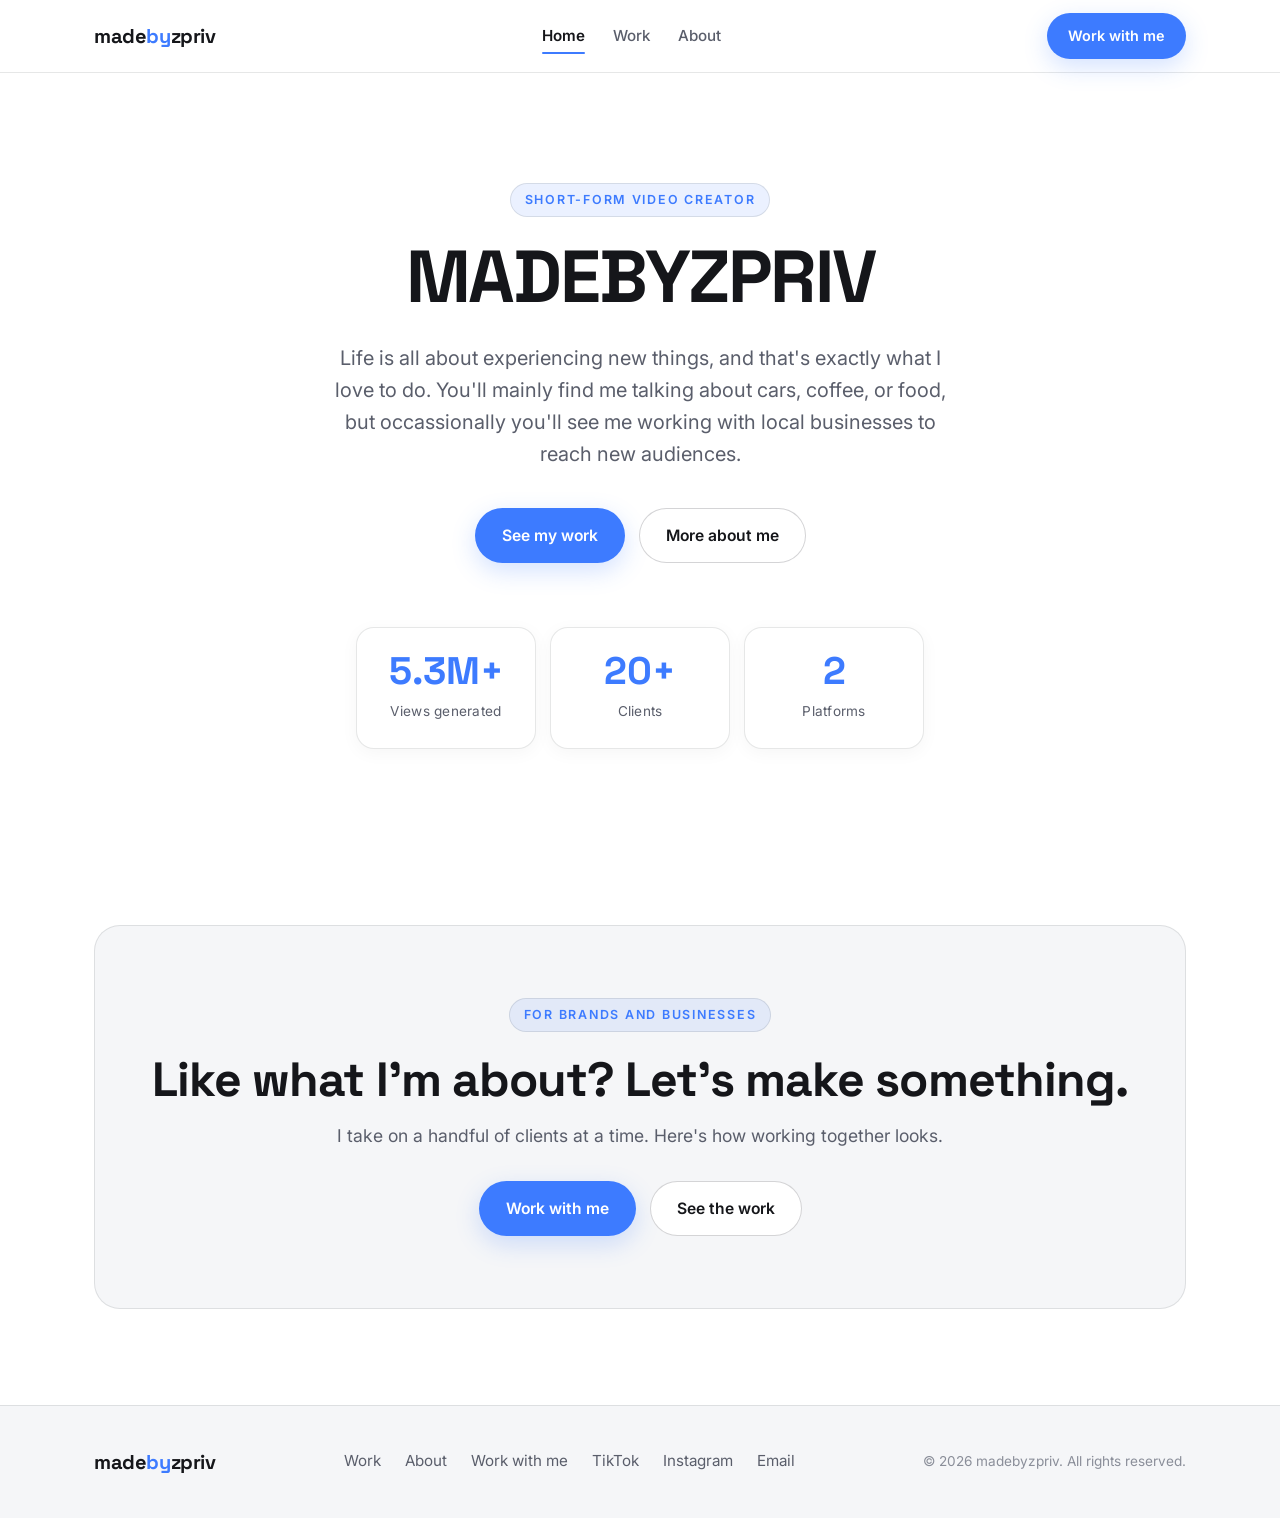
<file: index.html>
<!doctype html>
<html lang="en">
  <head>
    <meta charset="UTF-8" />
    <meta name="viewport" content="width=device-width, initial-scale=1.0" />
    <title>madebyzpriv</title>
    <meta
      name="description"
      content="I'm zpriv, the creator behind madebyzpriv. I'm into cars, coffee, and marketing, and I make short-form video that's hard to scroll past."
    />

    <!-- Open Graph / social preview -->
    <meta property="og:title" content="madebyzpriv" />
    <meta
      property="og:description"
      content="Creator behind madebyzpriv. Cars, coffee, marketing, and short-form video."
    />
    <meta property="og:type" content="website" />

    <!-- Fonts -->
    <link rel="preconnect" href="https://fonts.googleapis.com" />
    <link rel="preconnect" href="https://fonts.gstatic.com" crossorigin />
    <link
      href="https://fonts.googleapis.com/css2?family=Space+Grotesk:wght@400;500;600;700&family=Inter:wght@400;500;600;700&display=swap"
      rel="stylesheet"
    />

    <link rel="stylesheet" href="assets/css/style.css" />
  </head>
  <body>
    <!-- ============================ HEADER ============================ -->
    <header class="site-header">
      <div class="container nav">
        <a href="index.html" class="logo">made<span>by</span>zpriv</a>

        <!-- Pure-CSS mobile menu toggle (no JS) -->
        <input type="checkbox" id="nav-toggle" class="nav-toggle" hidden />
        <label for="nav-toggle" class="nav-burger" aria-label="Toggle menu">
          <span></span><span></span><span></span>
        </label>

        <nav class="nav-links">
          <a href="index.html" class="active">Home</a>
          <a href="work.html">Work</a>
          <a href="about.html">About</a>
          <a href="work-with-me.html" class="mobile-cta">Work with me</a>
        </nav>

        <a href="work-with-me.html" class="btn btn-sm desktop-cta"
          >Work with me</a
        >
      </div>
    </header>

    <main id="top">
      <!-- ============================ HERO (about me) ============================ -->
      <section class="hero">
        <div class="container hero-inner">
          <span class="eyebrow">Short-form video creator</span>
          <h1>MADEBYZPRIV</h1>
          <p class="subhead">
            Life is all about experiencing new things, and that's exactly what I
            love to do. You'll mainly find me talking about cars, coffee, or
            food, but occassionally you'll see me working with local businesses
            to reach new audiences.
          </p>
          <div class="hero-cta">
            <a href="work.html" class="btn">See my work</a>
            <a href="about.html" class="btn btn-ghost">More about me</a>
          </div>

          <!-- Quick proof stats -->
          <div class="hero-stats">
            <div class="stat">
              <span class="stat-num">5.3M+</span>
              <span class="stat-label">Views generated</span>
            </div>
            <div class="stat">
              <span class="stat-num">20+</span>
              <span class="stat-label">Clients</span>
            </div>
            <div class="stat">
              <span class="stat-num">2</span>
              <span class="stat-label">Platforms</span>
            </div>
          </div>
        </div>
      </section>

      <!-- ============================ CTA -> work with me ============================ -->
      <section class="section contact">
        <div class="container">
          <div class="cta-card">
            <span class="eyebrow">For brands and businesses</span>
            <h2>Like what I'm about? Let's make something.</h2>
            <p>
              I take on a handful of clients at a time. Here's how working
              together looks.
            </p>
            <div class="hero-cta">
              <a href="work-with-me.html" class="btn">Work with me</a>
              <a href="work.html" class="btn btn-ghost">See the work</a>
            </div>
          </div>
        </div>
      </section>
    </main>

    <!-- ============================ FOOTER ============================ -->
    <footer class="site-footer">
      <div class="container footer-inner">
        <a href="index.html" class="logo">made<span>by</span>zpriv</a>
        <div class="footer-links">
          <a href="work.html">Work</a>
          <a href="about.html">About</a>
          <a href="work-with-me.html">Work with me</a>
          <a
            href="https://www.tiktok.com/@madebyzpriv"
            target="_blank"
            rel="noopener"
            >TikTok</a
          >
          <a
            href="https://www.instagram.com/madebyzpriv"
            target="_blank"
            rel="noopener"
            >Instagram</a
          >
          <a href="mailto:madebyzpriv@gmail.com">Email</a>
        </div>
        <p class="footer-copy">&copy; 2026 madebyzpriv. All rights reserved.</p>
      </div>
    </footer>
  </body>
</html>
</file>
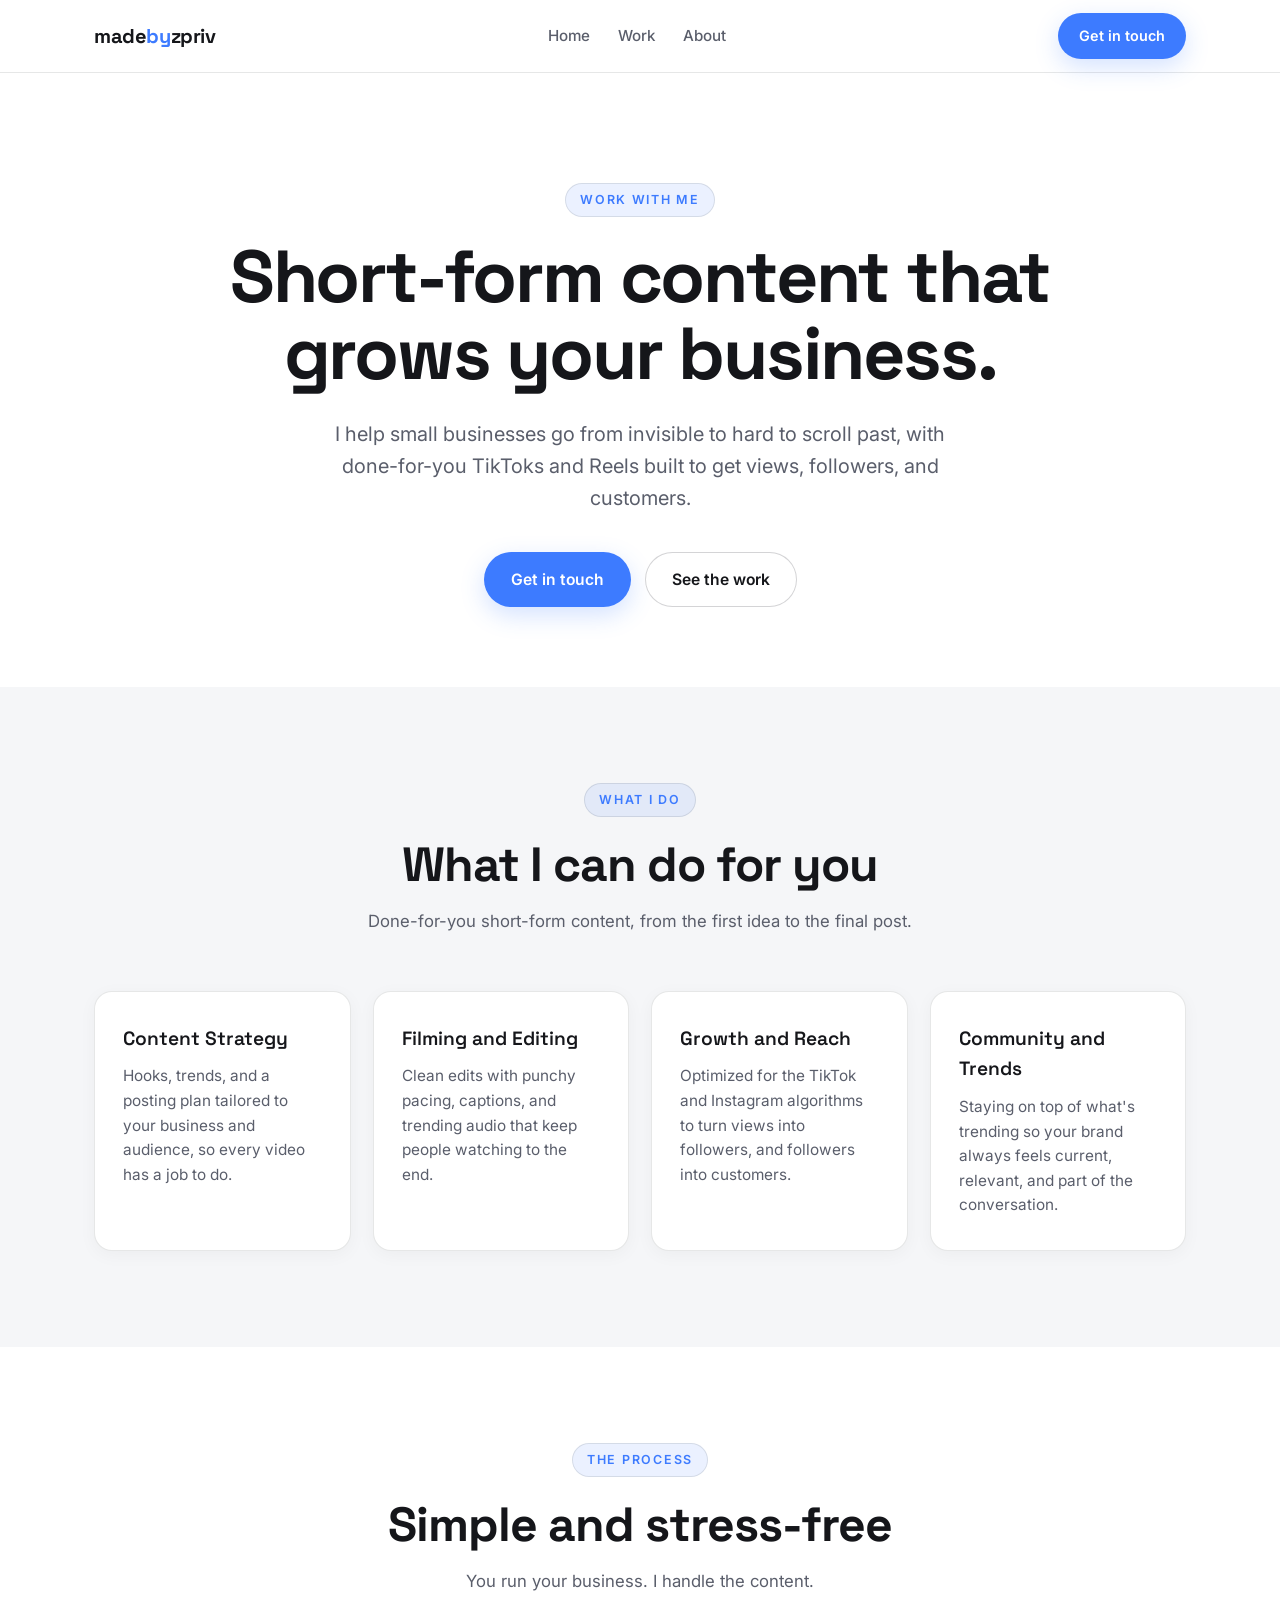
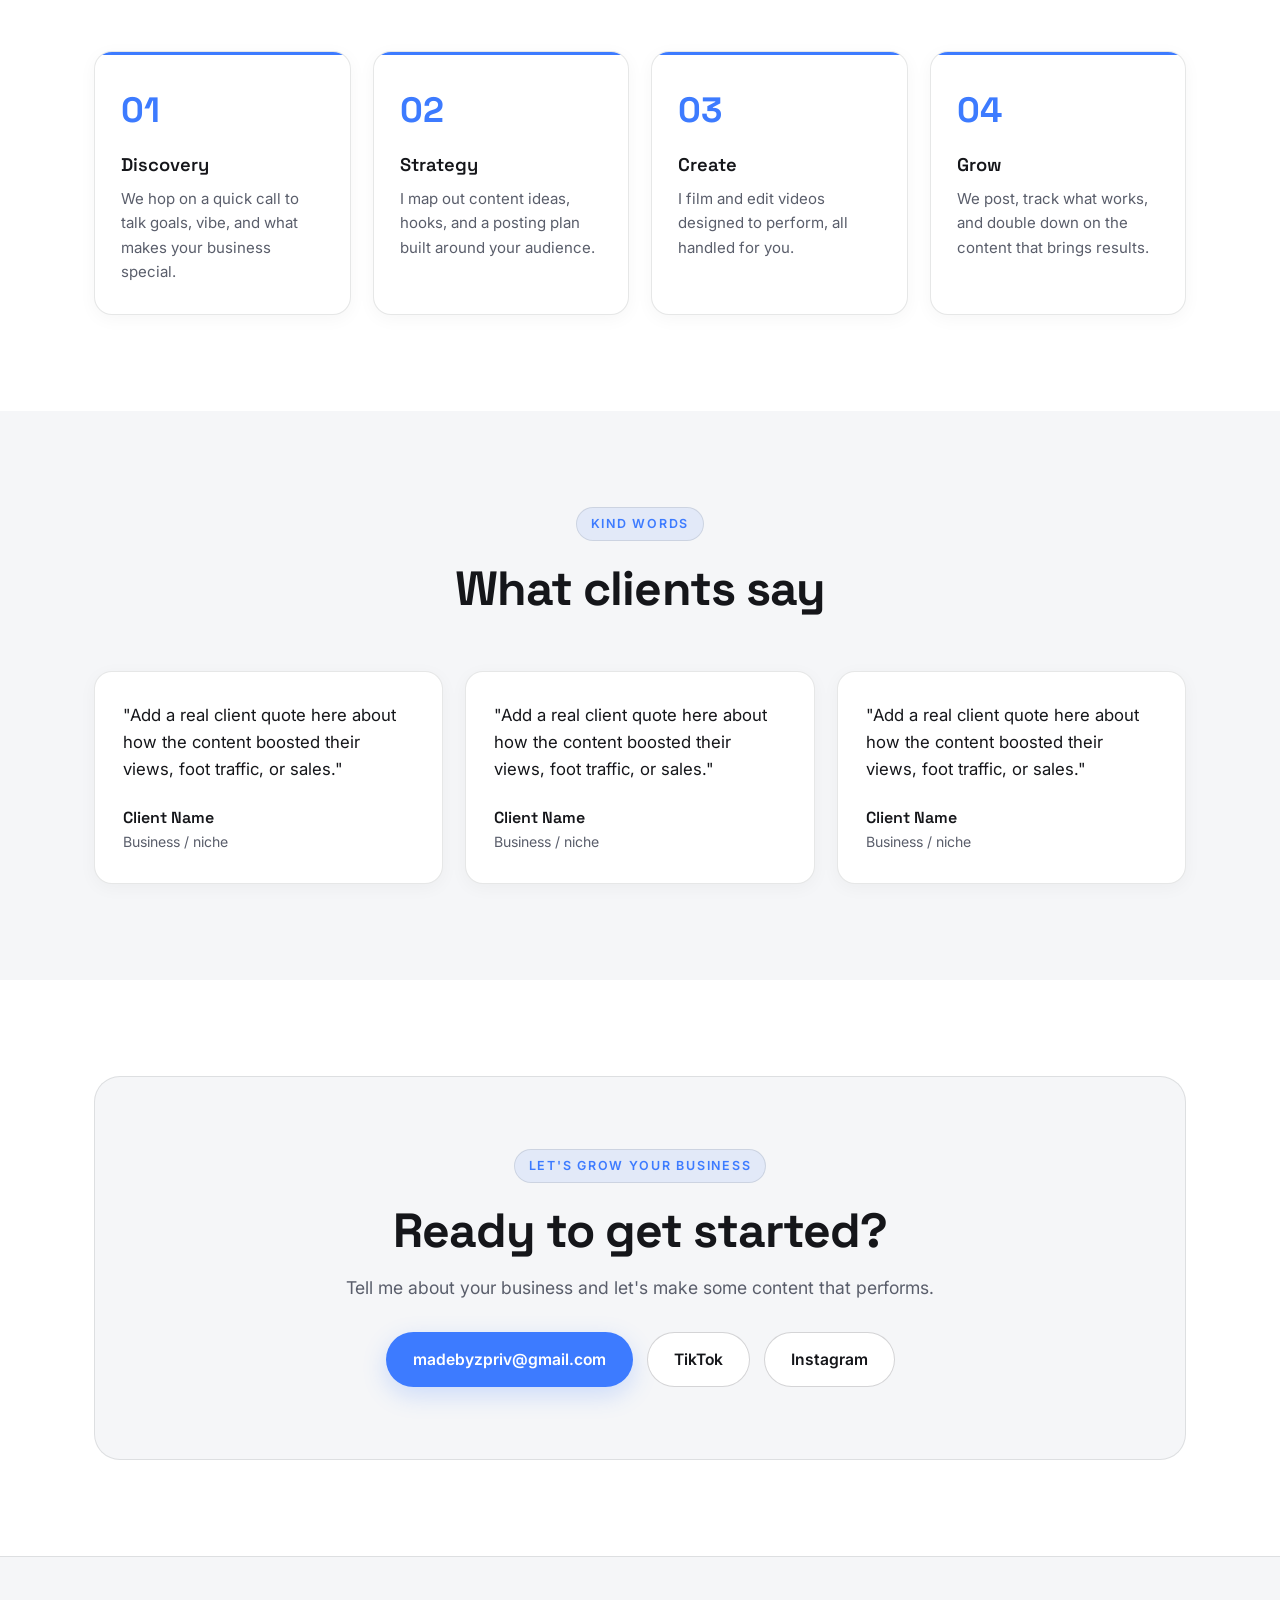
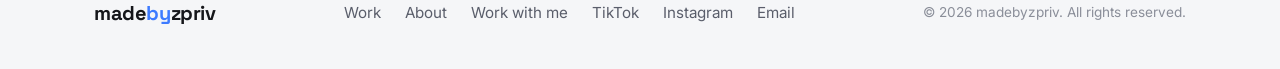
<file: work-with-me.html>
<!doctype html>
<html lang="en">
  <head>
    <meta charset="UTF-8" />
    <meta name="viewport" content="width=device-width, initial-scale=1.0" />
    <title>Work with me | madebyzpriv</title>
    <meta
      name="description"
      content="Done-for-you short-form video for small businesses. Strategy, filming, and editing that turns views into customers, by madebyzpriv."
    />

    <!-- Open Graph / social preview -->
    <meta property="og:title" content="Work with me | madebyzpriv" />
    <meta
      property="og:description"
      content="Short-form TikTok and Instagram content for small businesses, done for you."
    />
    <meta property="og:type" content="website" />

    <!-- Fonts -->
    <link rel="preconnect" href="https://fonts.googleapis.com" />
    <link rel="preconnect" href="https://fonts.gstatic.com" crossorigin />
    <link
      href="https://fonts.googleapis.com/css2?family=Space+Grotesk:wght@400;500;600;700&family=Inter:wght@400;500;600;700&display=swap"
      rel="stylesheet"
    />

    <link rel="stylesheet" href="assets/css/style.css" />
  </head>
  <body>
    <!-- ============================ HEADER ============================ -->
    <header class="site-header">
      <div class="container nav">
        <a href="index.html" class="logo">made<span>by</span>zpriv</a>

        <!-- Pure-CSS mobile menu toggle (no JS) -->
        <input type="checkbox" id="nav-toggle" class="nav-toggle" hidden />
        <label for="nav-toggle" class="nav-burger" aria-label="Toggle menu">
          <span></span><span></span><span></span>
        </label>

        <nav class="nav-links">
          <a href="index.html">Home</a>
          <a href="work.html">Work</a>
          <a href="about.html">About</a>
          <a href="work-with-me.html" class="active mobile-cta">Work with me</a>
        </nav>

        <a href="#contact" class="btn btn-sm desktop-cta">Get in touch</a>
      </div>
    </header>

    <main id="top">
      <!-- ============================ HERO ============================ -->
      <section class="hero">
        <div class="container hero-inner">
          <span class="eyebrow">Work with me</span>
          <h1>Short-form content that grows your business.</h1>
          <p class="subhead">
            I help small businesses go from invisible to hard to scroll past,
            with done-for-you TikToks and Reels built to get views, followers,
            and customers.
          </p>
          <div class="hero-cta">
            <a href="#contact" class="btn">Get in touch</a>
            <a href="work.html" class="btn btn-ghost">See the work</a>
          </div>
        </div>
      </section>

      <!-- ============================ SERVICES ============================ -->
      <section id="services" class="section services alt">
        <div class="container">
          <div class="section-head">
            <span class="eyebrow">What I do</span>
            <h2>What I can do for you</h2>
            <p class="section-sub">
              Done-for-you short-form content, from the first idea to the final
              post.
            </p>
          </div>

          <div class="card-grid">
            <div class="feature-card">
              <h3>Content Strategy</h3>
              <p>
                Hooks, trends, and a posting plan tailored to your business and
                audience, so every video has a job to do.
              </p>
            </div>
            <div class="feature-card">
              <h3>Filming and Editing</h3>
              <p>
                Clean edits with punchy pacing, captions, and trending audio
                that keep people watching to the end.
              </p>
            </div>
            <div class="feature-card">
              <h3>Growth and Reach</h3>
              <p>
                Optimized for the TikTok and Instagram algorithms to turn views
                into followers, and followers into customers.
              </p>
            </div>
            <div class="feature-card">
              <h3>Community and Trends</h3>
              <p>
                Staying on top of what's trending so your brand always feels
                current, relevant, and part of the conversation.
              </p>
            </div>
          </div>
        </div>
      </section>

      <!-- ============================ PROCESS ============================ -->
      <section id="process" class="section process">
        <div class="container">
          <div class="section-head">
            <span class="eyebrow">The process</span>
            <h2>Simple and stress-free</h2>
            <p class="section-sub">
              You run your business. I handle the content.
            </p>
          </div>

          <div class="steps">
            <div class="step">
              <span class="step-num">01</span>
              <h3>Discovery</h3>
              <p>
                We hop on a quick call to talk goals, vibe, and what makes your
                business special.
              </p>
            </div>
            <div class="step">
              <span class="step-num">02</span>
              <h3>Strategy</h3>
              <p>
                I map out content ideas, hooks, and a posting plan built around
                your audience.
              </p>
            </div>
            <div class="step">
              <span class="step-num">03</span>
              <h3>Create</h3>
              <p>
                I film and edit videos designed to perform, all handled for you.
              </p>
            </div>
            <div class="step">
              <span class="step-num">04</span>
              <h3>Grow</h3>
              <p>
                We post, track what works, and double down on the content that
                brings results.
              </p>
            </div>
          </div>
        </div>
      </section>

      <!-- ============================ TESTIMONIALS ============================ -->
      <section class="section testimonials alt">
        <div class="container">
          <div class="section-head">
            <span class="eyebrow">Kind words</span>
            <h2>What clients say</h2>
          </div>

          <div class="card-grid">
            <!-- TESTIMONIAL: duplicate this block to add more -->
            <blockquote class="quote-card">
              <p>
                "Add a real client quote here about how the content boosted
                their views, foot traffic, or sales."
              </p>
              <footer>
                <span class="quote-name">Client Name</span
                ><span class="quote-role">Business / niche</span>
              </footer>
            </blockquote>

            <blockquote class="quote-card">
              <p>
                "Add a real client quote here about how the content boosted
                their views, foot traffic, or sales."
              </p>
              <footer>
                <span class="quote-name">Client Name</span
                ><span class="quote-role">Business / niche</span>
              </footer>
            </blockquote>

            <blockquote class="quote-card">
              <p>
                "Add a real client quote here about how the content boosted
                their views, foot traffic, or sales."
              </p>
              <footer>
                <span class="quote-name">Client Name</span
                ><span class="quote-role">Business / niche</span>
              </footer>
            </blockquote>
          </div>
        </div>
      </section>

      <!-- ============================ CTA / CONTACT ============================ -->
      <section id="contact" class="section contact">
        <div class="container">
          <div class="cta-card">
            <span class="eyebrow">Let's grow your business</span>
            <h2>Ready to get started?</h2>
            <p>
              Tell me about your business and let's make some content that
              performs.
            </p>
            <div class="hero-cta">
              <a href="mailto:madebyzpriv@gmail.com" class="btn"
                >madebyzpriv@gmail.com</a
              >
              <a
                href="https://www.tiktok.com/@madebyzpriv"
                class="btn btn-ghost"
                target="_blank"
                rel="noopener"
                >TikTok</a
              >
              <a
                href="https://www.instagram.com/madebyzpriv"
                class="btn btn-ghost"
                target="_blank"
                rel="noopener"
                >Instagram</a
              >
            </div>
          </div>
        </div>
      </section>
    </main>

    <!-- ============================ FOOTER ============================ -->
    <footer class="site-footer">
      <div class="container footer-inner">
        <a href="index.html" class="logo">made<span>by</span>zpriv</a>
        <div class="footer-links">
          <a href="work.html">Work</a>
          <a href="about.html">About</a>
          <a href="work-with-me.html">Work with me</a>
          <a
            href="https://www.tiktok.com/@madebyzpriv"
            target="_blank"
            rel="noopener"
            >TikTok</a
          >
          <a
            href="https://www.instagram.com/madebyzpriv"
            target="_blank"
            rel="noopener"
            >Instagram</a
          >
          <a href="mailto:madebyzpriv@gmail.com">Email</a>
        </div>
        <p class="footer-copy">&copy; 2026 madebyzpriv. All rights reserved.</p>
      </div>
    </footer>
  </body>
</html>
</file>
<file: assets/css/style.css>
/* ============================================================
   madebyzpriv — portfolio styles
   Light theme, single accent. No JS. Pure HTML + CSS.
   ============================================================ */

:root {
  --bg: #ffffff;
  --bg-soft: #f5f6f8;        /* alternating section bg */
  --surface: #ffffff;
  --surface-2: #f0f2f5;
  --border: rgba(18, 20, 28, 0.10);
  --border-strong: rgba(18, 20, 28, 0.18);
  --text: #15161a;
  --muted: #5a5e6b;
  --muted-2: #8a8e99;

  --accent: #3d7bff;         /* cool blue */
  --accent-strong: #2f63d6;  /* hover / pressed */
  --accent-soft: rgba(61, 123, 255, 0.10);
  --accent-softer: rgba(61, 123, 255, 0.06);

  --radius: 18px;
  --radius-lg: 26px;
  --maxw: 1140px;
  --font-display: "Space Grotesk", -apple-system, BlinkMacSystemFont, sans-serif;
  --font-body: "Inter", -apple-system, BlinkMacSystemFont, "Segoe UI", Roboto, sans-serif;
}

* { margin: 0; padding: 0; box-sizing: border-box; }

html { scroll-behavior: smooth; scroll-padding-top: 90px; }

body {
  font-family: var(--font-body);
  background: var(--bg);
  color: var(--text);
  line-height: 1.6;
  overflow-x: hidden;
  -webkit-font-smoothing: antialiased;
}

a { color: inherit; text-decoration: none; }
em { font-style: normal; font-weight: 600; }

.container {
  width: 100%;
  max-width: var(--maxw);
  margin: 0 auto;
  padding: 0 24px;
}

/* ---------- Shared bits ---------- */
.accent-text { color: var(--accent); }

.eyebrow {
  display: inline-block;
  font-family: var(--font-body);
  font-size: 0.78rem;
  font-weight: 600;
  letter-spacing: 0.14em;
  text-transform: uppercase;
  color: var(--accent);
  padding: 6px 14px;
  border: 1px solid var(--border);
  border-radius: 999px;
  background: var(--accent-soft);
  margin-bottom: 22px;
}

.btn {
  display: inline-flex;
  align-items: center;
  gap: 8px;
  font-family: var(--font-body);
  font-weight: 600;
  font-size: 0.98rem;
  color: #fff;
  background: var(--accent);
  padding: 14px 26px;
  border-radius: 999px;
  border: 1px solid transparent;
  transition: transform 0.18s ease, box-shadow 0.18s ease, background 0.18s ease;
  box-shadow: 0 8px 24px rgba(61, 123, 255, 0.22);
  white-space: nowrap;
}
.btn:hover { transform: translateY(-2px); background: var(--accent-strong); box-shadow: 0 12px 30px rgba(61, 123, 255, 0.32); }

.btn-ghost {
  background: var(--surface);
  border: 1px solid var(--border-strong);
  color: var(--text);
  box-shadow: none;
}
.btn-ghost:hover { background: var(--surface-2); box-shadow: none; }

.btn-sm { padding: 10px 20px; font-size: 0.9rem; }

/* ---------- Header ---------- */
.site-header {
  position: sticky;
  top: 0;
  z-index: 50;
  background: rgba(255, 255, 255, 0.8);
  backdrop-filter: blur(14px);
  -webkit-backdrop-filter: blur(14px);
  border-bottom: 1px solid var(--border);
}
.nav {
  display: flex;
  align-items: center;
  justify-content: space-between;
  height: 72px;
  gap: 20px;
}
.logo {
  font-family: var(--font-display);
  font-weight: 700;
  font-size: 1.25rem;
  letter-spacing: -0.02em;
}
.logo span { color: var(--accent); }

.nav-links { display: flex; gap: 28px; align-items: center; }
.nav-burger, .mobile-cta { display: none; }
.nav-links a {
  font-size: 0.95rem;
  font-weight: 500;
  color: var(--muted);
  position: relative;
  transition: color 0.18s ease;
}
.nav-links a::after {
  content: "";
  position: absolute;
  left: 0; bottom: -6px;
  width: 0; height: 2px;
  background: var(--accent);
  border-radius: 2px;
  transition: width 0.22s ease;
}
.nav-links a:hover { color: var(--text); }
.nav-links a:hover::after { width: 100%; }
.nav-links a.active { color: var(--text); font-weight: 600; }
.nav-links a.active::after { width: 100%; }

/* ---------- Hero ---------- */
.hero { padding: 110px 0 80px; text-align: center; }
.hero-inner { display: flex; flex-direction: column; align-items: center; }
.hero h1 {
  font-family: var(--font-display);
  font-weight: 700;
  font-size: clamp(2.4rem, 6vw, 4.6rem);
  line-height: 1.04;
  letter-spacing: -0.03em;
  max-width: 900px;
  margin-bottom: 26px;
}
.subhead {
  font-size: clamp(1.05rem, 2vw, 1.25rem);
  color: var(--muted);
  max-width: 640px;
  margin-bottom: 38px;
}
.hero-cta { display: flex; gap: 14px; flex-wrap: wrap; justify-content: center; }

.hero-stats {
  display: flex;
  gap: 14px;
  margin-top: 64px;
  flex-wrap: wrap;
  justify-content: center;
}
.stat {
  min-width: 180px;
  padding: 24px 30px;
  background: var(--surface);
  border: 1px solid var(--border);
  border-radius: var(--radius);
  box-shadow: 0 4px 18px rgba(18, 20, 28, 0.04);
}
.stat-num {
  display: block;
  font-family: var(--font-display);
  font-weight: 700;
  font-size: 2.4rem;
  line-height: 1;
  margin-bottom: 8px;
  color: var(--accent);
}
.stat-label { font-size: 0.85rem; color: var(--muted); letter-spacing: 0.02em; }

/* ---------- Marquee ---------- */
.marquee {
  overflow: hidden;
  border-top: 1px solid var(--border);
  border-bottom: 1px solid var(--border);
  background: var(--bg-soft);
  padding: 18px 0;
  -webkit-mask-image: linear-gradient(90deg, transparent, #000 8%, #000 92%, transparent);
  mask-image: linear-gradient(90deg, transparent, #000 8%, #000 92%, transparent);
}
.marquee-track {
  display: inline-flex;
  gap: 28px;
  white-space: nowrap;
  animation: scroll 28s linear infinite;
}
.marquee-track span {
  font-family: var(--font-display);
  font-weight: 600;
  font-size: 1.1rem;
  color: var(--muted);
}
.marquee-track span:nth-child(even) { color: var(--accent); }
@keyframes scroll {
  from { transform: translateX(0); }
  to   { transform: translateX(-50%); }
}

/* ---------- Section scaffolding ---------- */
.section { padding: 96px 0; }
.section.alt { background: var(--bg-soft); }
.section-head { text-align: center; max-width: 640px; margin: 0 auto 56px; }
.section-head h2,
.about h2, .contact h2 {
  font-family: var(--font-display);
  font-weight: 700;
  font-size: clamp(1.9rem, 4vw, 3rem);
  letter-spacing: -0.02em;
  line-height: 1.1;
  margin-bottom: 16px;
}
.section-sub { color: var(--muted); font-size: 1.05rem; }

/* ---------- Work tabs (CSS-only, no JS) ---------- */
.tab-input { position: absolute; width: 1px; height: 1px; opacity: 0; pointer-events: none; }
.tabs-wrap { text-align: center; margin-bottom: 48px; }
.tabs {
  display: inline-flex;
  gap: 6px;
  padding: 6px;
  background: var(--surface-2);
  border: 1px solid var(--border);
  border-radius: 999px;
}
.tab {
  font-family: var(--font-display);
  font-weight: 600;
  font-size: 0.95rem;
  color: var(--muted);
  padding: 10px 26px;
  border-radius: 999px;
  cursor: pointer;
  transition: color 0.18s ease, background 0.18s ease;
}
.tab:hover { color: var(--text); }
.panel { display: none; }
#tab-personal:checked ~ .panel-personal,
#tab-client:checked ~ .panel-client { display: block; }
#tab-personal:checked ~ .tabs-wrap label[for="tab-personal"],
#tab-client:checked ~ .tabs-wrap label[for="tab-client"] {
  background: var(--accent);
  color: #fff;
}
#tab-personal:focus-visible ~ .tabs-wrap label[for="tab-personal"],
#tab-client:focus-visible ~ .tabs-wrap label[for="tab-client"] {
  outline: 2px solid var(--accent);
  outline-offset: 2px;
}

/* ---------- Platform badges ---------- */
.platform-head { margin: 8px 0 24px; }
.platform-head:not(:first-of-type) { margin-top: 56px; }
.platform-badge {
  display: inline-block;
  font-family: var(--font-display);
  font-weight: 600;
  font-size: 1.1rem;
  padding: 8px 20px;
  border-radius: 999px;
  border: 1px solid var(--border-strong);
  color: var(--text);
  background: var(--surface-2);
}

/* ---------- Video grid ---------- */
.video-grid {
  display: grid;
  grid-template-columns: repeat(3, 1fr);
  gap: 24px;
}
.video-card {
  background: var(--surface);
  border: 1px solid var(--border);
  border-radius: var(--radius-lg);
  overflow: hidden;
  box-shadow: 0 4px 18px rgba(18, 20, 28, 0.04);
  transition: transform 0.22s ease, border-color 0.22s ease, box-shadow 0.22s ease;
}
.video-card:hover {
  transform: translateY(-6px);
  border-color: var(--border-strong);
  box-shadow: 0 18px 44px rgba(18, 20, 28, 0.12);
}
.video-wrap { position: relative; }
.video-card video {
  width: 100%;
  aspect-ratio: 9 / 16;
  display: block;
  background: #000;
  object-fit: cover;
}
.views-badge {
  position: absolute;
  top: 12px; left: 12px;
  font-size: 0.8rem;
  font-weight: 600;
  color: #fff;
  background: rgba(18, 20, 28, 0.72);
  backdrop-filter: blur(6px);
  padding: 6px 12px;
  border-radius: 999px;
  border: 1px solid rgba(255, 255, 255, 0.18);
  pointer-events: none;
}
.video-info { padding: 18px 20px 22px; }
.video-info h3 {
  font-family: var(--font-display);
  font-size: 1.05rem;
  font-weight: 600;
  margin-bottom: 4px;
}
.video-info .tag { color: var(--muted); font-size: 0.9rem; }
.video-info .combined {
  display: inline-block;
  margin-top: 8px;
  font-size: 0.75rem;
  font-weight: 600;
  letter-spacing: 0.02em;
  color: var(--accent);
  background: var(--accent-soft);
  padding: 3px 10px;
  border-radius: 999px;
}

/* ---------- Card grid (services + testimonials) ---------- */
.card-grid {
  display: grid;
  grid-template-columns: repeat(auto-fit, minmax(250px, 1fr));
  gap: 22px;
}
.feature-card {
  padding: 32px 28px;
  background: var(--surface);
  border: 1px solid var(--border);
  border-radius: var(--radius);
  box-shadow: 0 4px 18px rgba(18, 20, 28, 0.04);
  transition: transform 0.22s ease, border-color 0.22s ease, box-shadow 0.22s ease;
}
.feature-card:hover {
  transform: translateY(-5px);
  border-color: var(--border-strong);
  box-shadow: 0 14px 34px rgba(18, 20, 28, 0.10);
}
.feature-icon {
  display: inline-flex;
  align-items: center;
  justify-content: center;
  width: 54px; height: 54px;
  font-size: 1.6rem;
  border-radius: 14px;
  background: var(--accent-soft);
  border: 1px solid var(--border);
  margin-bottom: 20px;
}
.feature-card h3 {
  font-family: var(--font-display);
  font-size: 1.2rem;
  font-weight: 600;
  margin-bottom: 10px;
}
.feature-card p { color: var(--muted); font-size: 0.96rem; }

/* ---------- Process steps ---------- */
.steps {
  display: grid;
  grid-template-columns: repeat(4, 1fr);
  gap: 22px;
}
.step {
  padding: 30px 26px;
  background: var(--surface);
  border: 1px solid var(--border);
  border-radius: var(--radius);
  box-shadow: 0 4px 18px rgba(18, 20, 28, 0.04);
  position: relative;
  overflow: hidden;
}
.step::before {
  content: "";
  position: absolute;
  top: 0; left: 0;
  width: 100%; height: 3px;
  background: var(--accent);
}
.step-num {
  font-family: var(--font-display);
  font-weight: 700;
  font-size: 2.2rem;
  color: var(--accent);
  display: block;
  margin-bottom: 12px;
}
.step h3 {
  font-family: var(--font-display);
  font-size: 1.15rem;
  font-weight: 600;
  margin-bottom: 8px;
}
.step p { color: var(--muted); font-size: 0.94rem; }

/* ---------- Testimonials ---------- */
.quote-card {
  padding: 30px 28px;
  background: var(--surface);
  border: 1px solid var(--border);
  border-radius: var(--radius);
  box-shadow: 0 4px 18px rgba(18, 20, 28, 0.04);
  display: flex;
  flex-direction: column;
  gap: 22px;
}
.quote-card p {
  font-size: 1.05rem;
  color: var(--text);
  line-height: 1.6;
}
.quote-card footer { display: flex; flex-direction: column; }
.quote-name { font-family: var(--font-display); font-weight: 600; }
.quote-role { color: var(--muted); font-size: 0.88rem; }

/* ---------- About ---------- */
.about-inner {
  display: grid;
  grid-template-columns: 1.1fr 0.9fr;
  gap: 56px;
  align-items: center;
}
.about-text p { color: var(--muted); margin-bottom: 18px; font-size: 1.05rem; max-width: 520px; }
.about-text .btn { margin-top: 10px; }
.about-photo { display: flex; justify-content: center; }
.photo-placeholder {
  position: relative;
  width: 100%;
  max-width: 380px;
  aspect-ratio: 4 / 5;
  border-radius: var(--radius-lg);
  border: 1px solid var(--border);
  background: var(--accent-soft);
  display: flex;
  align-items: center;
  justify-content: center;
  overflow: hidden;
}
.photo-placeholder img {
  position: absolute;
  inset: 0;
  width: 100%; height: 100%;
  object-fit: cover;
}
.photo-fallback {
  color: var(--muted);
  font-size: 0.9rem;
  text-align: center;
  padding: 20px;
}
.photo-fallback code {
  font-family: ui-monospace, SFMono-Regular, Menlo, monospace;
  color: var(--text);
  font-size: 0.82rem;
}

/* ---------- CTA / Contact ---------- */
.cta-card {
  text-align: center;
  padding: 72px 40px;
  border-radius: var(--radius-lg);
  border: 1px solid var(--border);
  background: var(--bg-soft);
  box-shadow: none;
}
.cta-card p { color: var(--muted); font-size: 1.1rem; margin-bottom: 30px; }
.cta-card .hero-cta { justify-content: center; }

/* ---------- Footer ---------- */
.site-footer {
  border-top: 1px solid var(--border);
  padding: 40px 0;
  background: var(--bg-soft);
}
.footer-inner {
  display: flex;
  align-items: center;
  justify-content: space-between;
  flex-wrap: wrap;
  gap: 18px;
}
.footer-links { display: flex; gap: 24px; }
.footer-links a { color: var(--muted); font-size: 0.95rem; transition: color 0.18s ease; }
.footer-links a:hover { color: var(--accent); }
.footer-copy { color: var(--muted-2); font-size: 0.85rem; }

/* ---------- Reveal on scroll (CSS only) ---------- */
@media (prefers-reduced-motion: no-preference) {
  .section, .stat, .video-card {
    animation: rise 0.7s ease both;
    animation-timeline: view();
    animation-range: entry 0% cover 30%;
  }
  @keyframes rise {
    from { opacity: 0; transform: translateY(28px); }
    to   { opacity: 1; transform: translateY(0); }
  }
}

/* ---------- Responsive ---------- */
@media (max-width: 900px) {
  .video-grid { grid-template-columns: repeat(2, 1fr); }
  .steps { grid-template-columns: repeat(2, 1fr); }
  .about-inner { grid-template-columns: 1fr; gap: 40px; }
  .about-photo { order: -1; }
  .about-text p { max-width: none; }

  /* ---- CSS-only mobile menu ---- */
  .nav { position: relative; }
  .desktop-cta { display: none; }

  .nav-burger {
    display: flex;
    flex-direction: column;
    gap: 5px;
    width: 44px;
    height: 44px;
    align-items: center;
    justify-content: center;
    border: 1px solid var(--border);
    border-radius: 12px;
    background: var(--surface);
    cursor: pointer;
  }
  .nav-burger span {
    width: 20px;
    height: 2px;
    background: var(--text);
    border-radius: 2px;
    transition: transform 0.22s ease, opacity 0.22s ease;
  }
  .nav-toggle:checked ~ .nav-burger span:nth-child(1) { transform: translateY(7px) rotate(45deg); }
  .nav-toggle:checked ~ .nav-burger span:nth-child(2) { opacity: 0; }
  .nav-toggle:checked ~ .nav-burger span:nth-child(3) { transform: translateY(-7px) rotate(-45deg); }

  .nav-links {
    display: none;
    position: absolute;
    top: calc(100% + 12px);
    left: 0;
    right: 0;
    flex-direction: column;
    align-items: stretch;
    gap: 4px;
    padding: 12px;
    background: rgba(255, 255, 255, 0.98);
    backdrop-filter: blur(16px);
    -webkit-backdrop-filter: blur(16px);
    border: 1px solid var(--border);
    border-radius: var(--radius);
    box-shadow: 0 20px 50px rgba(18, 20, 28, 0.12);
  }
  .nav-toggle:checked ~ .nav-links { display: flex; }
  .nav-links a {
    padding: 14px 16px;
    border-radius: 12px;
    color: var(--text);
  }
  .nav-links a::after { display: none; }
  .nav-links a:hover { background: var(--surface-2); }
  .mobile-cta {
    display: block;
    text-align: center;
    background: var(--accent);
    color: #fff;
    font-weight: 600;
    margin-top: 4px;
  }
}

@media (max-width: 560px) {
  .section { padding: 72px 0; }
  .hero { padding: 72px 0 56px; }
  .section-head { margin-bottom: 40px; }
  .video-grid { grid-template-columns: 1fr; gap: 18px; }
  .steps { grid-template-columns: 1fr; }
  .card-grid { gap: 16px; }
  .stat { min-width: 0; flex: 1; padding: 18px 14px; }
  .stat-num { font-size: 1.8rem; }
  .stat-label { font-size: 0.78rem; }
  .cta-card { padding: 48px 22px; }
  .hero-stats { gap: 10px; margin-top: 48px; }

  /* Stack call-to-action buttons full width so long text never overflows */
  .hero-cta { flex-direction: column; align-items: stretch; width: 100%; }
  .hero-cta .btn { width: 100%; justify-content: center; }
}
</file>
